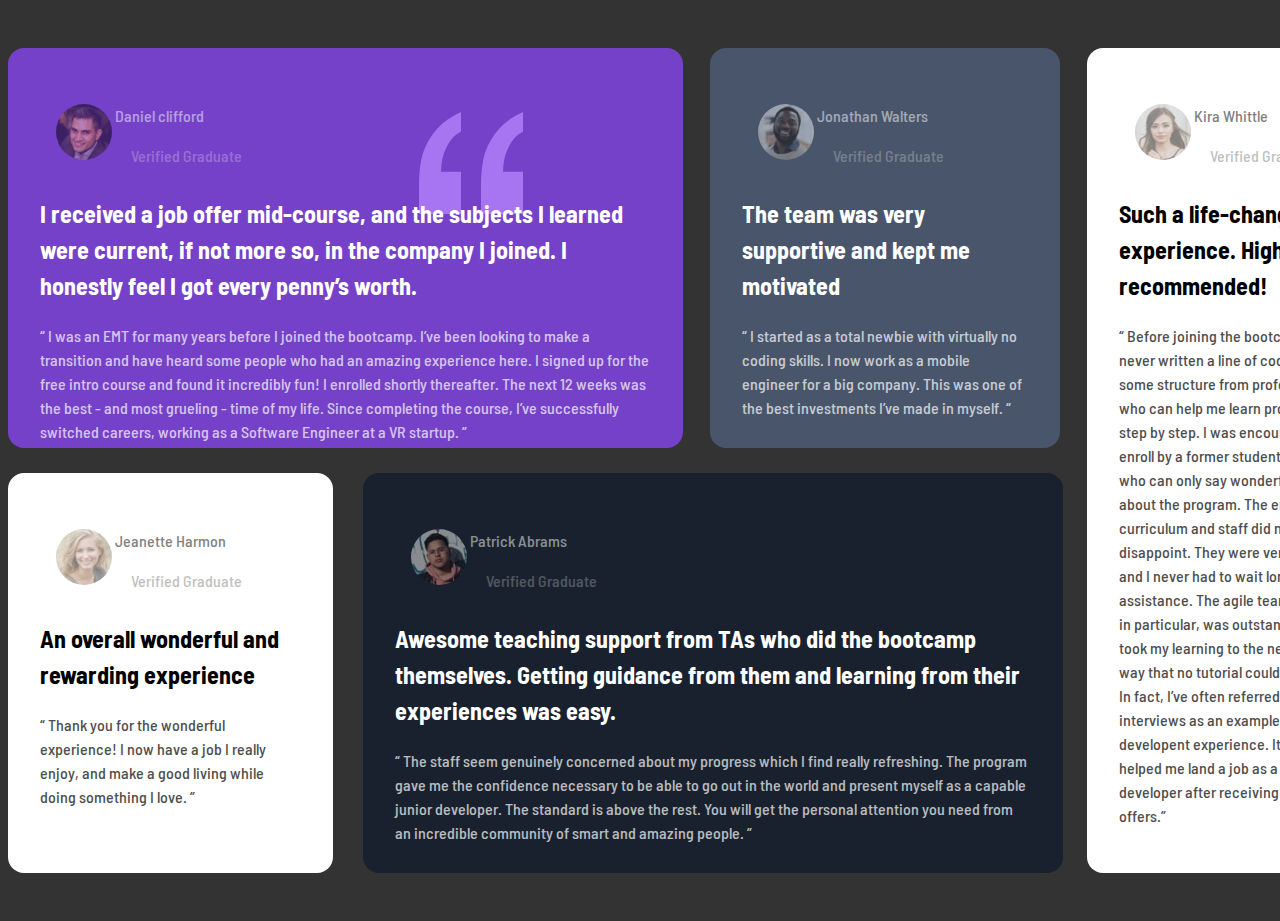
<file: practica 6 Cómo hacer una GRID en CSS sin GRID/index.html>
<!DOCTYPE html>
<html lang="en">
<head>
  <meta charset="UTF-8">
  <meta name="viewport" content="width=device-width, initial-scale=1.0">
  <link rel="preconnect" href="https://fonts.googleapis.com">
  <link rel="preconnect" href="https://fonts.gstatic.com" crossorigin>
  <link href="https://fonts.googleapis.com/css2?family=Barlow+Semi+Condensed:ital,wght@0,100;0,200;0,300;0,400;0,500;0,600;0,700;0,800;0,900;1,100;1,200;1,300;1,400;1,500;1,600;1,700;1,800;1,900&display=swap" rel="stylesheet">
  <link rel="stylesheet" href="css/styles.css">
  <title>Testimonial Grid Section</title>
</head>
<body>
  <section class="grid-container">
    <article class="card card--first card--purple">
      <img src="assets/images/bg-pattern-quotation.svg" alt="quotes from card" class="card__quotes">
      <div class="user">
      <img src="assets/images/image-daniel.jpg" alt="User image profile Daniel" class="user__image">
      <div class="user__info">
        <p class="user__name">Daniel clifford</p>
        <p class="user__category">Verified Graduate</p>
      </div>
      </div>
      <h2 class="card__title">
        I received a job offer mid-course, and the subjects I learned 
        were current, if not more
            so, in the company I joined. I honestly feel I got every penny’s worth.
      </h2>
      <p class="card__text">
        “ I was an EMT for many years before I joined the bootcamp. I’ve been looking to make a
            transition and have heard some people who had an amazing experience here. I signed up
            for the free intro course and found it incredibly fun! I enrolled shortly thereafter.
            The next 12 weeks was the best - and most grueling - time of my life. Since completing
            the course, I’ve successfully switched careers, working as a Software Engineer at a VR
            startup. ”
      </p>
    </article>
    <article class="card card--second card--grey">
      <div class="user">
      <img src="assets/images/image-jonathan.jpg" alt="User profile image Jonathan" class="user__image">
      <div class="user__info">
        <p class="user__name">Jonathan Walters</p>
        <p class="user__category">Verified Graduate</p>
      </div>
      </div>
      <h2 class="card__title">
        The team was very supportive and kept me motivated
      </h2>
      <p class="card__text">
        “ I started as a total newbie with virtually no coding skills. I now work as a mobile
          engineer for a big company. This was one of the best investments I’ve made in myself. “
      </p>
    </article>
    <article class="card card--third card--white">
      <div class="user">
      <img src="assets/images/image-kira.jpg" alt="User profile image Kira" class="user__image">
      <div class="user__info">
        <p class="user__name">Kira Whittle</p>
        <p class="user__category">Verified Graduate</p>
      </div>
      </div>
      <h2 class="card__title">
        Such a life-changing experience. Highly recommended!
      </h2>
      <p class="card__text">
        “ Before joining the bootcamp, I’ve never written a line of code. I needed some structure
          from professionals who can help me learn programming step by step. I was encouraged to
          enroll by a former student of theirs who can only say wonderful things about the program.
          The entire curriculum and staff did not disappoint. They were very hands-on and I never
          had to wait long for assistance. The agile team project, in particular, was outstanding.
          It took my learning to the next level in a way that no tutorial could ever have. In fact,
          I’ve often referred to it during interviews as an example of my developent experience. It
          certainly helped me land a job as a full-stack developer after receiving multiple offers.”
      </p>
    </article>
    <article class="card card--fourth card--white">
      <div class="user">
      <img src="assets/images/image-jeanette.jpg" alt="User profile image Jeanette" class="user__image">
      <div class="user__info">
        <p class="user__name">Jeanette Harmon</p>
        <p class="user__category">Verified Graduate</p>
      </div>
      </div>
      <h2 class="card__title">
        An overall wonderful and rewarding experience
      </h2>
      <p class="card__text">
        “ Thank you for the wonderful experience! I now have a job I really enjoy, and make a good
          living while doing something I love. ”
      </p>
    </article>
    <article class="card card--fifth card--black">
      <div class="user">
      <img src="assets/images/image-patrick.jpg" alt="User profile image Patrick" class="user__image">
      <div class="user__info">
        <p class="user__name">Patrick Abrams</p>
        <p class="user__category">Verified Graduate</p>
      </div>
      </div>
      <h2 class="card__title">
        Awesome teaching support from TAs who did the bootcamp themselves. Getting guidance from
          them and learning from their experiences was easy.
      </h2>
      <p class="card__text">
        “ The staff seem genuinely concerned about my progress which I find really refreshing. The
          program gave me the confidence necessary to be able to go out in the world and present
          myself as a capable junior developer. The standard is above the rest. You will get the
          personal attention you need from an incredible community of smart and amazing people. ”
      </p>
    </article>
  </section>
</body>
</html>
</file>
<file: practica 6 Cómo hacer una GRID en CSS sin GRID/css/styles.css>
/*
Colores
  purple: hsl(263, 55%, 52%)
  grey: hsl(217, 19%, 35%)
  dark-blue: hsl(219, 29%, 14%)

  El texto de las tarjetas tiene una opacidad del 70%
  La información del usuario tiene una opacidad del 50%

Fuente de la página
  https://fonts.google.com/specimen/Barlow+Semi+Condensed
  Estilos 500 y 600
*/

* {
  box-sizing: border-box;
}

body {
  font-family: "Barlow Semi Condensed", sans-serif;
  background-color: #333;
  font-weight: 500;
}
.grid-container{
  position: relative;
  width: 1400px;
  margin: 3rem auto;
}
.card{
  position: relative;
  display: inline-block;
  height: 400px;
  vertical-align: top;
  margin-right: 1.5em;
  padding: 2em;
  line-height: 1.5;
  border-radius: 1em;
}
.card__quotes{
  position: absolute;
  top: 4em;
  right: 10em;
}
.card__title{
  position: relative;
}
.card__text{
  opacity: 0.7;
}
.card--first{
  width: 675px;
}
.card--second{
  width: 350px;
}
.card--third{
  width: 300px;
  margin-right: 0;
  height: 825px;
}
.card--fourth,
.card--fifth{
  position: absolute;
  top: 425px;
}
.card--fourth{
  top: 425px;
  left: 0;
  width: 325px;
}
.card--fifth{
  left: 355px;
  width: 700px;
}
.card--purple,
.card--grey,
.card--black{
  color: #fff;
}
.card--purple{
  background-color: hsl(263, 55%, 52%);
}
.card--grey{
  background-color: hsl(217, 19%, 35%);
}
.card--black{
  background-color: hsl(219, 29%, 14%);
}
.card--white{
  background-color: #fff;
  color: #000;
}
.user{
  width: 250px;
}
.user__image{
  border-radius: 50%;
  max-width: 25%;
}
.user__image,
.user__info{
  display: inline-block;
  vertical-align: middle;
}
.user,
.user__category{
  margin: 0.5em 1em;
  opacity: 0.5;
}
</file>
